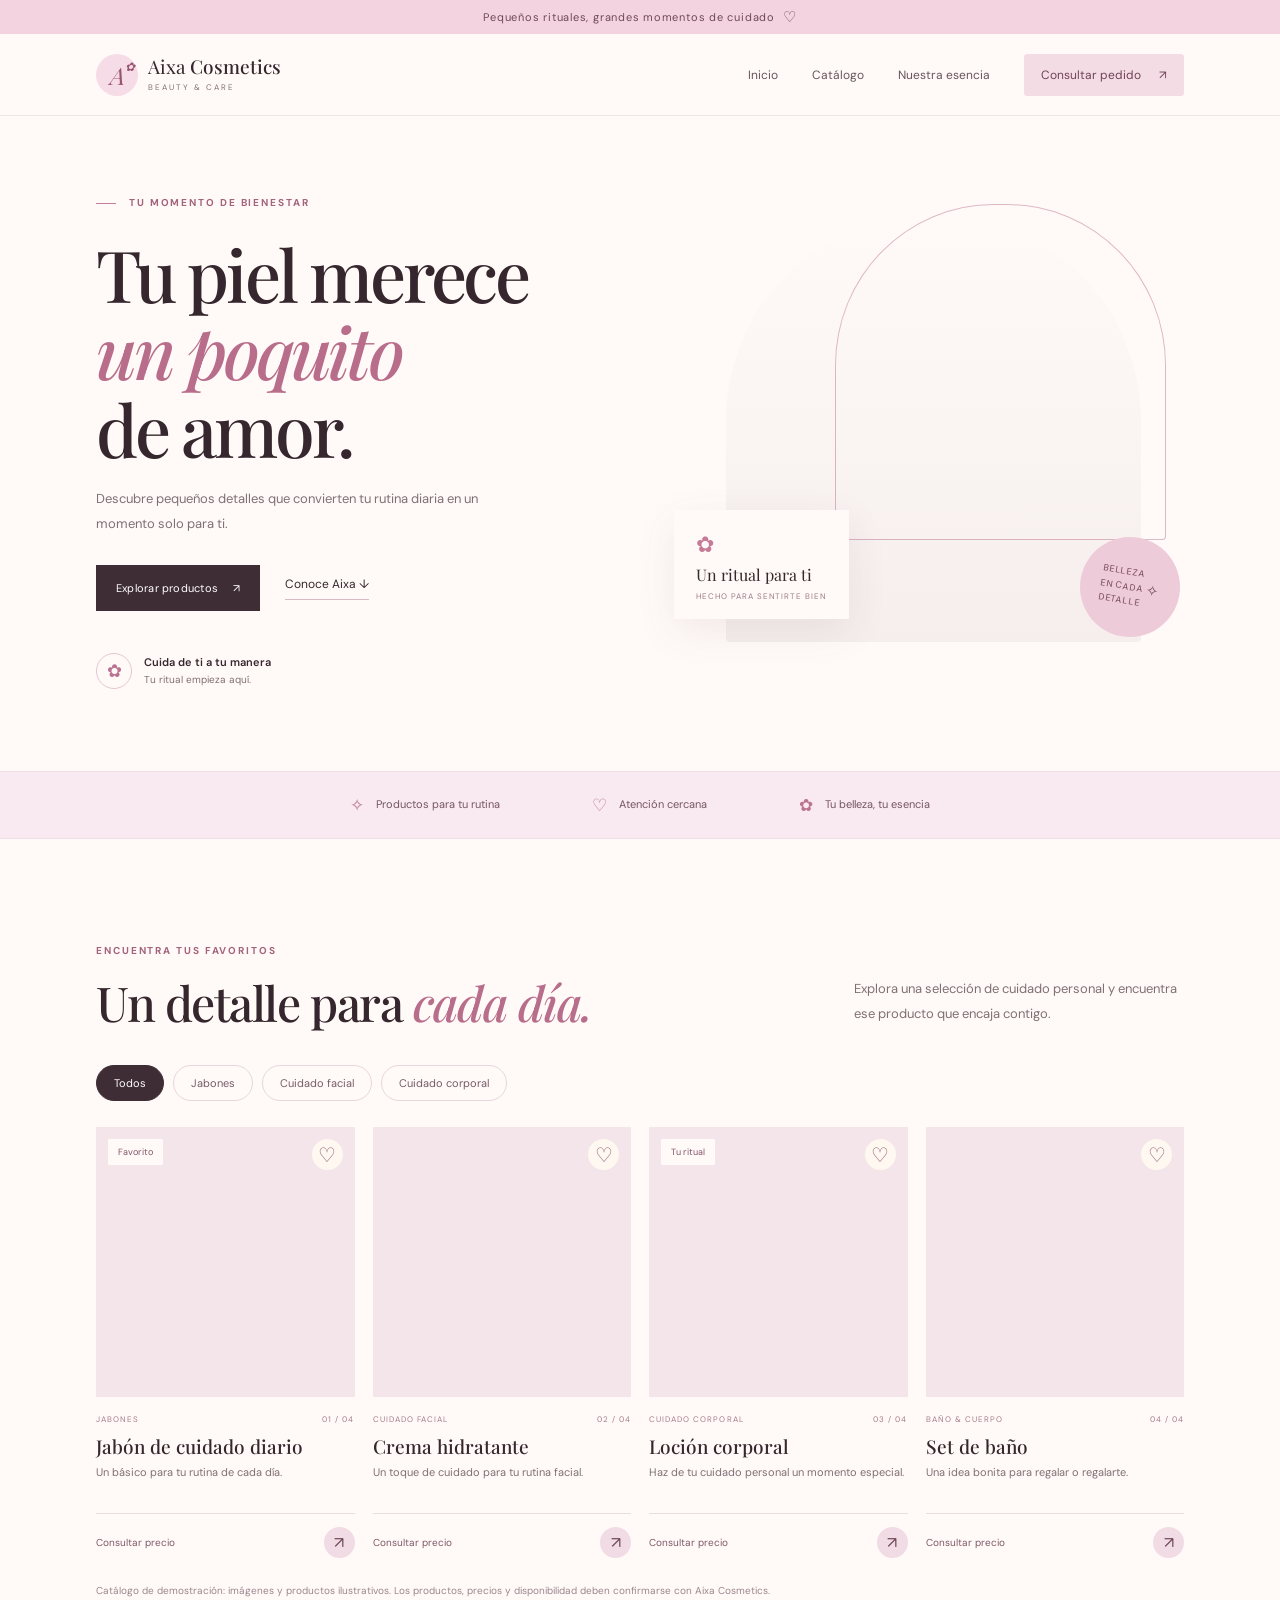
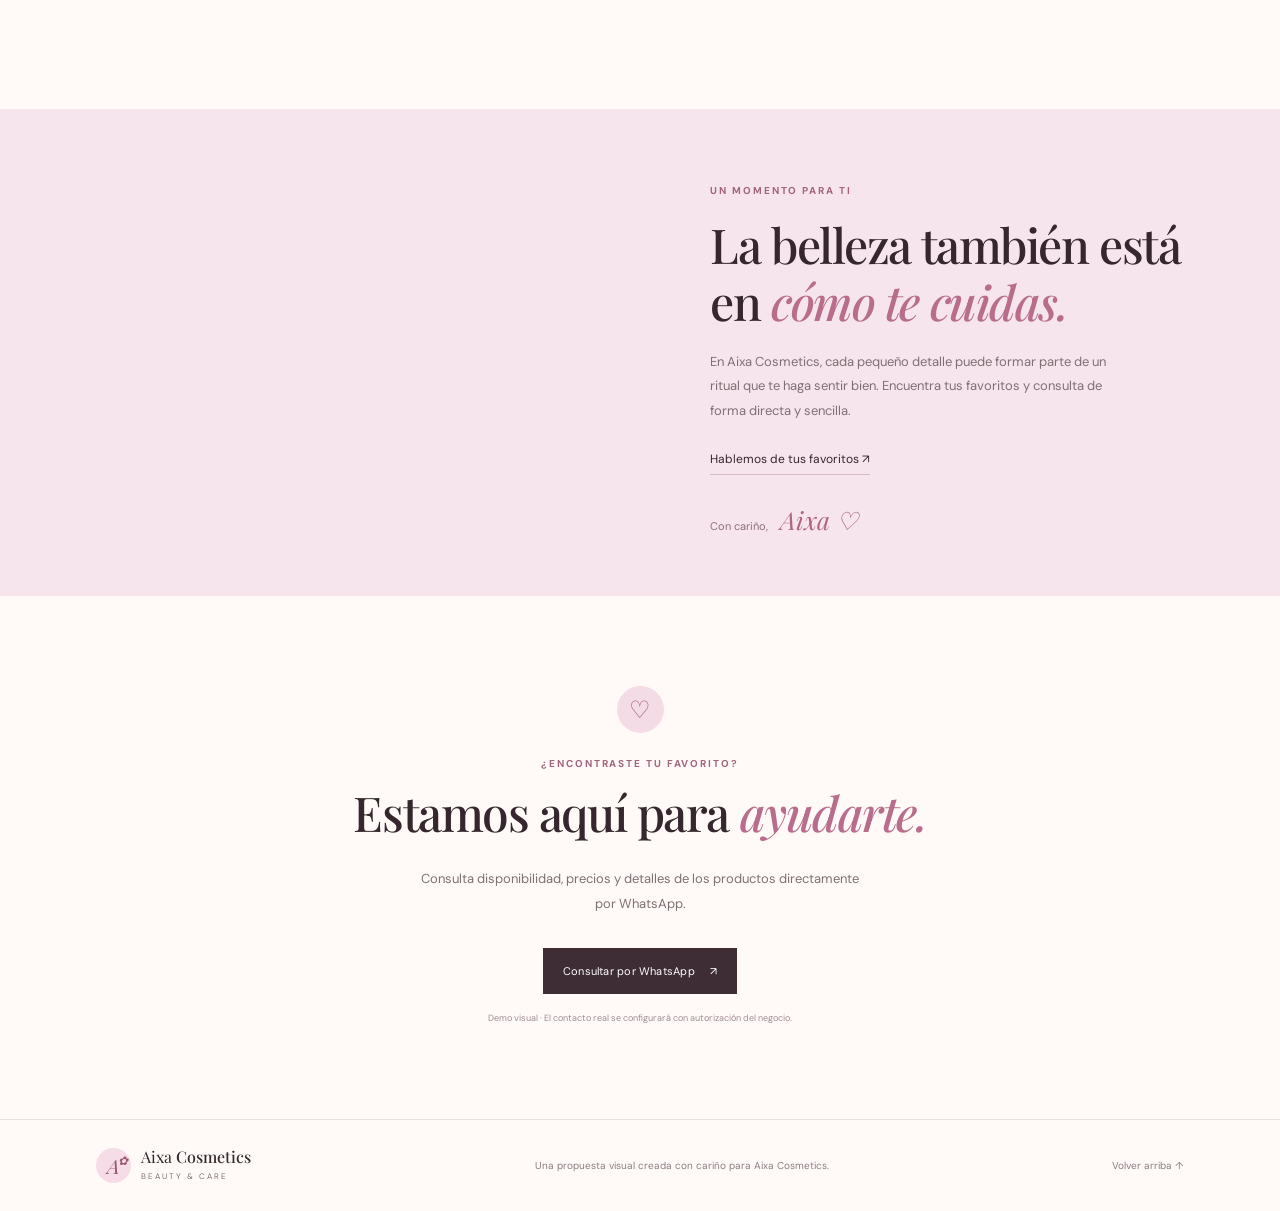
<file: aixa-cosmetics/index.html>
<!doctype html>
<html lang="es">
<head>
  <meta charset="utf-8">
  <meta name="viewport" content="width=device-width,initial-scale=1">
  <meta name="theme-color" content="#f7dce7">
  <meta name="description" content="Demo visual de Aixa Cosmetics: catálogo de cuidado personal, jabones, cremas y productos de belleza.">
  <title>Aixa Cosmetics | Tu ritual, tu esencia</title>
  <link rel="preconnect" href="https://fonts.googleapis.com">
  <link rel="preconnect" href="https://fonts.gstatic.com" crossorigin>
  <link href="https://fonts.googleapis.com/css2?family=DM+Sans:wght@400;500;600;700&family=Playfair+Display:wght@500;600;700&display=swap" rel="stylesheet">
  <link rel="stylesheet" href="styles.css">
</head>
<body>
  <div class="announcement">Pequeños rituales, grandes momentos de cuidado <span>♡</span></div>
  <header class="site-header">
    <a class="brand" href="#" aria-label="Aixa Cosmetics inicio">
      <span class="brand-mark">A<span>✿</span></span>
      <span class="brand-name">Aixa <b>Cosmetics</b><small>BEAUTY & CARE</small></span>
    </a>
    <button class="menu-toggle" aria-label="Abrir menú" aria-expanded="false">☰</button>
    <nav class="nav" id="nav">
      <a href="#inicio">Inicio</a><a href="#catalogo">Catálogo</a><a href="#nosotros">Nuestra esencia</a>
      <a class="nav-cta" href="#contacto">Consultar pedido <span>↗</span></a>
    </nav>
  </header>
  <main>
    <section class="hero" id="inicio">
      <div class="hero-copy">
        <span class="eyebrow"><i></i> TU MOMENTO DE BIENESTAR</span>
        <h1>Tu piel merece<br><em>un poquito</em><br>de amor.</h1>
        <p>Descubre pequeños detalles que convierten tu rutina diaria en un momento solo para ti.</p>
        <div class="hero-actions"><a class="button button-dark" href="#catalogo">Explorar productos <span>↗</span></a><a class="text-link" href="#nosotros">Conoce Aixa <span>↓</span></a></div>
        <div class="hero-note"><span class="note-icon">✿</span><span><b>Cuida de ti a tu manera</b><small>Tu ritual empieza aquí.</small></span></div>
      </div>
      <div class="hero-art">
        <div class="hero-photo"></div>
        <div class="floating-card"><span class="flower">✿</span><span>Un ritual para ti</span><small>HECHO PARA SENTIRTE BIEN</small></div>
        <div class="round-stamp">BELLEZA<br>EN CADA<br>DETALLE <span>✧</span></div>
      </div>
    </section>
    <section class="trust-strip"><div><span>✧</span> Productos para tu rutina</div><div><span>♡</span> Atención cercana</div><div><span>✿</span> Tu belleza, tu esencia</div></section>
    <section class="catalog section" id="catalogo">
      <div class="section-heading"><div><span class="eyebrow">ENCUENTRA TUS FAVORITOS</span><h2>Un detalle para <em>cada día.</em></h2></div><p>Explora una selección de cuidado personal y encuentra ese producto que encaja contigo.</p></div>
      <div class="filters" role="group" aria-label="Filtrar productos">
        <button class="filter active" data-filter="todos">Todos</button><button class="filter" data-filter="jabones">Jabones</button><button class="filter" data-filter="facial">Cuidado facial</button><button class="filter" data-filter="corporal">Cuidado corporal</button>
      </div>
      <div class="product-grid" id="product-grid">
        <article class="product-card" data-category="jabones"><div class="product-image image-soap"><span class="product-badge">Favorito</span><button class="heart" aria-label="Marcar jabón favorito">♡</button></div><div class="product-meta"><span>JABONES</span><span>01 / 04</span></div><h3>Jabón de cuidado diario</h3><p>Un básico para tu rutina de cada día.</p><div class="product-bottom"><span class="price">Consultar precio</span><button class="add-button" data-product="Jabón de cuidado diario" aria-label="Consultar jabón">↗</button></div></article>
        <article class="product-card" data-category="facial"><div class="product-image image-cream"><button class="heart" aria-label="Marcar crema favorita">♡</button></div><div class="product-meta"><span>CUIDADO FACIAL</span><span>02 / 04</span></div><h3>Crema hidratante</h3><p>Un toque de cuidado para tu rutina facial.</p><div class="product-bottom"><span class="price">Consultar precio</span><button class="add-button" data-product="Crema hidratante" aria-label="Consultar crema">↗</button></div></article>
        <article class="product-card" data-category="corporal"><div class="product-image image-lotion"><span class="product-badge">Tu ritual</span><button class="heart" aria-label="Marcar loción favorita">♡</button></div><div class="product-meta"><span>CUIDADO CORPORAL</span><span>03 / 04</span></div><h3>Loción corporal</h3><p>Haz de tu cuidado personal un momento especial.</p><div class="product-bottom"><span class="price">Consultar precio</span><button class="add-button" data-product="Loción corporal" aria-label="Consultar loción">↗</button></div></article>
        <article class="product-card" data-category="jabones"><div class="product-image image-bath"><button class="heart" aria-label="Marcar set favorito">♡</button></div><div class="product-meta"><span>BAÑO & CUERPO</span><span>04 / 04</span></div><h3>Set de baño</h3><p>Una idea bonita para regalar o regalarte.</p><div class="product-bottom"><span class="price">Consultar precio</span><button class="add-button" data-product="Set de baño" aria-label="Consultar set">↗</button></div></article>
      </div>
      <p class="demo-disclaimer">Catálogo de demostración: imágenes y productos ilustrativos. Los productos, precios y disponibilidad deben confirmarse con Aixa Cosmetics.</p>
    </section>
    <section class="story" id="nosotros"><div class="story-image"></div><div class="story-copy"><span class="eyebrow">UN MOMENTO PARA TI</span><h2>La belleza también está en <em>cómo te cuidas.</em></h2><p>En Aixa Cosmetics, cada pequeño detalle puede formar parte de un ritual que te haga sentir bien. Encuentra tus favoritos y consulta de forma directa y sencilla.</p><a href="#contacto" class="text-link">Hablemos de tus favoritos <span>↗</span></a><div class="signature">Con cariño, <span>Aixa ♡</span></div></div></section>
    <section class="contact section" id="contacto"><div class="contact-orb">♡</div><span class="eyebrow">¿ENCONTRASTE TU FAVORITO?</span><h2>Estamos aquí para <em>ayudarte.</em></h2><p>Consulta disponibilidad, precios y detalles de los productos directamente por WhatsApp.</p><a class="button button-dark" id="whatsapp-link" href="#" target="_blank" rel="noopener noreferrer">Consultar por WhatsApp <span>↗</span></a><small>Demo visual · El contacto real se configurará con autorización del negocio.</small></section>
  </main>
  <footer><a class="brand footer-brand" href="#"><span class="brand-mark">A<span>✿</span></span><span class="brand-name">Aixa <b>Cosmetics</b><small>BEAUTY & CARE</small></span></a><span>Una propuesta visual creada con cariño para Aixa Cosmetics.</span><a href="#inicio">Volver arriba ↑</a></footer>
  <div class="toast" id="toast" role="status" aria-live="polite"></div>
  <script src="app.js"></script>
</body>
</html>
</file>
<file: aixa-cosmetics/styles.css>
:root{--pink:#f6dce6;--pink-strong:#d981a4;--rose:#9e536f;--ink:#35272d;--muted:#806f75;--cream:#fffaf8;--line:#eadde1;--white:#fff;--serif:'Playfair Display',Georgia,serif;--sans:'DM Sans',Arial,sans-serif}*{box-sizing:border-box}html{scroll-behavior:smooth;scroll-padding-top:86px}body{margin:0;background:var(--cream);color:var(--ink);font-family:var(--sans);font-size:15px}a{color:inherit;text-decoration:none}button{font:inherit}.announcement{height:34px;background:#f2d3df;display:flex;justify-content:center;align-items:center;gap:8px;font-size:11px;letter-spacing:.07em;color:#71485a}.announcement span{font-size:15px}.site-header{height:82px;padding:0 7.5%;display:flex;align-items:center;justify-content:space-between;background:rgba(255,250,248,.94);border-bottom:1px solid #f0e5e8;position:sticky;top:0;z-index:10;backdrop-filter:blur(14px)}.brand{display:flex;align-items:center;gap:10px}.brand-mark{width:42px;height:42px;border-radius:50%;background:var(--pink);display:grid;place-items:center;font-family:var(--serif);font-size:24px;font-style:italic;color:#98546f;position:relative}.brand-mark span{font-family:var(--sans);font-size:12px;position:absolute;right:3px;top:5px}.brand-name{font-family:var(--serif);font-size:19px;line-height:1.05}.brand-name b{font-weight:500}.brand-name small{display:block;font:8px var(--sans);letter-spacing:.25em;color:var(--muted);margin-top:5px}.nav{display:flex;align-items:center;gap:34px;font-size:12px;color:#69545d}.nav>a:not(.nav-cta):hover,.text-link:hover{color:#bd6b8d}.nav-cta{background:#f4dce5;padding:13px 17px;border-radius:3px;color:#704357}.nav-cta span,.button span{margin-left:15px}.menu-toggle{display:none;border:0;background:none;font-size:24px}.hero{display:grid;grid-template-columns:1fr 1fr;min-height:570px;padding:55px 7.5% 62px;gap:7%;align-items:center;overflow:hidden}.hero-copy{padding:20px 0}.eyebrow{font-size:10px;letter-spacing:.19em;color:#a3637c;font-weight:700}.eyebrow i{display:inline-block;width:20px;height:1px;background:#c77d99;vertical-align:middle;margin-right:9px}.hero h1{font:clamp(48px,5.6vw,76px)/1.08 var(--serif);letter-spacing:-.045em;margin:24px 0 20px;font-weight:500}.hero h1 em,h2 em{color:#b86d8b;font-weight:500}.hero-copy>p,.section-heading>p,.story-copy>p,.contact>p{max-width:420px;line-height:1.9;color:var(--muted);font-size:13px}.hero-actions{display:flex;align-items:center;gap:25px;margin-top:28px}.button{display:inline-flex;align-items:center;justify-content:center;padding:16px 20px;font-size:11px;letter-spacing:.02em;transition:transform .2s,background .2s}.button:hover{transform:translateY(-2px)}.button-dark{background:#3e2d35;color:white}.button-dark:hover{background:#6d4657}.text-link{font-size:12px;border-bottom:1px solid #d8b9c6;padding-bottom:7px}.hero-note{display:flex;align-items:center;gap:12px;margin-top:42px}.note-icon{width:36px;height:36px;border:1px solid #e5c6d2;border-radius:50%;display:grid;place-items:center;color:#ba7390;font-size:18px}.hero-note b,.hero-note small{display:block}.hero-note b{font-size:11px;font-weight:600}.hero-note small{font-size:10px;color:var(--muted);margin-top:4px}.hero-art{height:445px;position:relative;max-width:470px;width:100%;justify-self:center}.hero-photo{position:absolute;inset:0 25px 20px 30px;background:linear-gradient(0deg,rgba(86,46,61,.06),rgba(255,255,255,.03)),url('https://images.unsplash.com/photo-1608248543803-ba4f8c70ae0b?auto=format&fit=crop&w=1100&q=85') center/cover;border-radius:48% 48% 4px 4px}.hero-art:before{content:"";position:absolute;width:70%;height:75%;border:1px solid #dfb8c8;right:0;top:-13px;border-radius:48% 48% 4px 4px}.floating-card{position:absolute;left:-22px;bottom:43px;background:#fffaf7;padding:18px 22px;box-shadow:0 12px 40px #633b4b17;display:flex;flex-direction:column;gap:6px;font:16px var(--serif)}.floating-card .flower{color:#c57a98;font-size:22px}.floating-card small{font:8px var(--sans);letter-spacing:.12em;color:#9c7b88}.round-stamp{position:absolute;right:-14px;bottom:25px;width:100px;height:100px;border-radius:50%;background:#eecbd9;color:#75465a;display:flex;align-items:center;justify-content:center;text-align:center;font-size:9px;line-height:1.6;letter-spacing:.1em;transform:rotate(10deg)}.round-stamp span{font-size:15px;margin-left:3px}.trust-strip{display:flex;justify-content:center;gap:8%;padding:22px 5%;background:#f8eaf0;border-top:1px solid #f1dfe7;border-bottom:1px solid #f1dfe7;color:#765564;font-size:11px}.trust-strip span{color:#bb7591;font-size:17px;margin-right:9px;vertical-align:middle}.section{padding:100px 7.5%}.section-heading{display:flex;align-items:end;justify-content:space-between;gap:25px}.section-heading h2,.story h2,.contact h2{font:clamp(35px,4vw,48px)/1.18 var(--serif);font-weight:500;letter-spacing:-.03em;margin:15px 0 0}.section-heading>p{max-width:330px;margin-bottom:4px}.filters{display:flex;gap:9px;margin:35px 0 26px;flex-wrap:wrap}.filter{border:1px solid #e8d5dd;background:transparent;padding:10px 17px;border-radius:30px;font-size:11px;color:#765b67;cursor:pointer}.filter.active,.filter:hover{background:#3e2d35;color:white;border-color:#3e2d35}.product-grid{display:grid;grid-template-columns:repeat(4,minmax(0,1fr));gap:18px}.product-card{min-width:0}.product-image{height:270px;background-color:#f3e5e9;background-position:center;background-size:cover;position:relative;overflow:hidden}.image-soap{background-image:url('https://images.unsplash.com/photo-1600857544200-b2f666a9a2ec?auto=format&fit=crop&w=700&q=80')}.image-cream{background-image:url('https://images.unsplash.com/photo-1608248543803-ba4f8c70ae0b?auto=format&fit=crop&w=700&q=80')}.image-lotion{background-image:url('https://images.unsplash.com/photo-1601049541289-9b1b7bbbfe19?auto=format&fit=crop&w=700&q=80')}.image-bath{background-image:url('https://images.unsplash.com/photo-1600428853876-fb5a850b444f?auto=format&fit=crop&w=700&q=80')}.product-badge{position:absolute;left:12px;top:12px;background:#fff9f7;padding:7px 10px;font-size:9px;color:#825469}.heart{position:absolute;right:12px;top:12px;width:31px;height:31px;border:0;border-radius:50%;background:#fffaf2e8;font-size:20px;color:#8f5c70;cursor:pointer}.heart.liked{background:#d889a6;color:white}.product-meta{display:flex;justify-content:space-between;font-size:8px;letter-spacing:.13em;color:#a77b8d;margin-top:17px}.product-card h3{font:19px var(--serif);font-weight:500;margin:9px 0 5px}.product-card>p{font-size:11px;color:var(--muted);line-height:1.6;min-height:35px;margin:0}.product-bottom{display:flex;justify-content:space-between;align-items:center;border-top:1px solid var(--line);padding-top:13px;margin-top:14px}.price{font-size:10px;color:#7e5968}.add-button{border:0;background:#f1dce5;width:31px;height:31px;border-radius:50%;cursor:pointer;color:#6e4658;font-size:16px}.add-button:hover{background:#e2b9ca}.demo-disclaimer{margin-top:24px;font-size:10px;line-height:1.7;color:#9c858e}.story{display:grid;grid-template-columns:1fr 1fr;background:#f6e5ec;min-height:440px}.story-image{min-height:400px;background:url('https://images.unsplash.com/photo-1601049541289-9b1b7bbbfe19?auto=format&fit=crop&w=1100&q=85') center/cover}.story-copy{padding:70px 12% 60px 11%;align-self:center}.story-copy h2{margin:17px 0 20px}.story-copy>p{margin-bottom:24px}.signature{margin-top:35px;font-size:11px;color:#8d6d7a}.signature span{font:italic 25px var(--serif);color:#ad6684;margin-left:9px}.contact{text-align:center;display:flex;flex-direction:column;align-items:center;padding-top:90px;padding-bottom:95px;background:#fffaf8}.contact-orb{width:47px;height:47px;border-radius:50%;background:#f4dce6;display:grid;place-items:center;color:#a55d7b;font-size:24px;margin-bottom:24px}.contact h2{margin:14px 0}.contact>p{max-width:440px}.contact .button{margin-top:18px}.contact>small{margin-top:18px;font-size:9px;color:#a18a94}footer{padding:28px 7.5%;border-top:1px solid var(--line);display:flex;align-items:center;justify-content:space-between;gap:20px}footer>span,footer>a:last-child{font-size:10px;color:#8e7b83}.footer-brand .brand-mark{width:35px;height:35px;font-size:20px}.footer-brand .brand-name{font-size:16px}.toast{position:fixed;left:50%;bottom:24px;transform:translate(-50%,20px);opacity:0;pointer-events:none;background:#3e2d35;color:#fff;padding:13px 18px;border-radius:5px;font-size:12px;z-index:20;transition:.25s;max-width:calc(100% - 30px);text-align:center}.toast.show{opacity:1;transform:translate(-50%,0)}[hidden]{display:none!important}@media(max-width:900px){.site-header{padding:0 5%}.hero{padding-left:6%;padding-right:6%;gap:4%}.hero-art{height:390px}.product-grid{grid-template-columns:repeat(2,minmax(0,1fr));gap:30px 16px}.product-image{height:300px}.section{padding:75px 6%}.story-copy{padding:50px 8%}.nav{gap:18px}}@media(max-width:620px){.announcement{font-size:9px;letter-spacing:.02em}.site-header{height:70px}.brand-mark{width:37px;height:37px}.brand-name{font-size:17px}.menu-toggle{display:block}.nav{display:none;position:absolute;top:69px;left:0;right:0;padding:18px 6% 22px;background:var(--cream);border-bottom:1px solid var(--line);flex-direction:column;align-items:stretch;gap:18px}.nav.open{display:flex}.nav-cta{text-align:center}.hero{grid-template-columns:1fr;padding:40px 6% 45px;gap:32px}.hero-copy{padding:0}.hero h1{font-size:55px;margin-top:18px}.hero-copy>p{font-size:12px}.hero-actions{gap:17px;flex-wrap:wrap}.hero-note{margin-top:28px}.hero-art{height:360px;width:90%;margin-left:5%}.hero-photo{inset:0 17px 16px 20px}.floating-card{left:-18px;bottom:32px;padding:13px 16px;font-size:14px}.round-stamp{width:80px;height:80px;right:-12px;font-size:8px}.trust-strip{gap:12px;justify-content:space-around;padding:17px 4%;font-size:9px}.trust-strip div{max-width:31%;line-height:1.6}.trust-strip span{display:block;margin:0 0 3px;font-size:15px}.section{padding:65px 6%}.section-heading{display:block}.section-heading h2,.story h2,.contact h2{font-size:37px}.section-heading>p{margin-top:14px}.filters{gap:7px;margin-top:25px}.filter{padding:9px 12px;font-size:10px}.product-grid{gap:26px 12px}.product-image{height:220px}.product-card h3{font-size:17px}.product-card>p{font-size:10px}.product-meta{font-size:7px}.story{grid-template-columns:1fr}.story-image{min-height:280px}.story-copy{padding:45px 7% 50px}.contact{padding-top:70px;padding-bottom:70px}footer{padding:23px 6%;flex-wrap:wrap}footer>span{order:3;width:100%;line-height:1.6}}@media(prefers-reduced-motion:reduce){html{scroll-behavior:auto}*,*:before,*:after{transition:none!important}}
</file>
